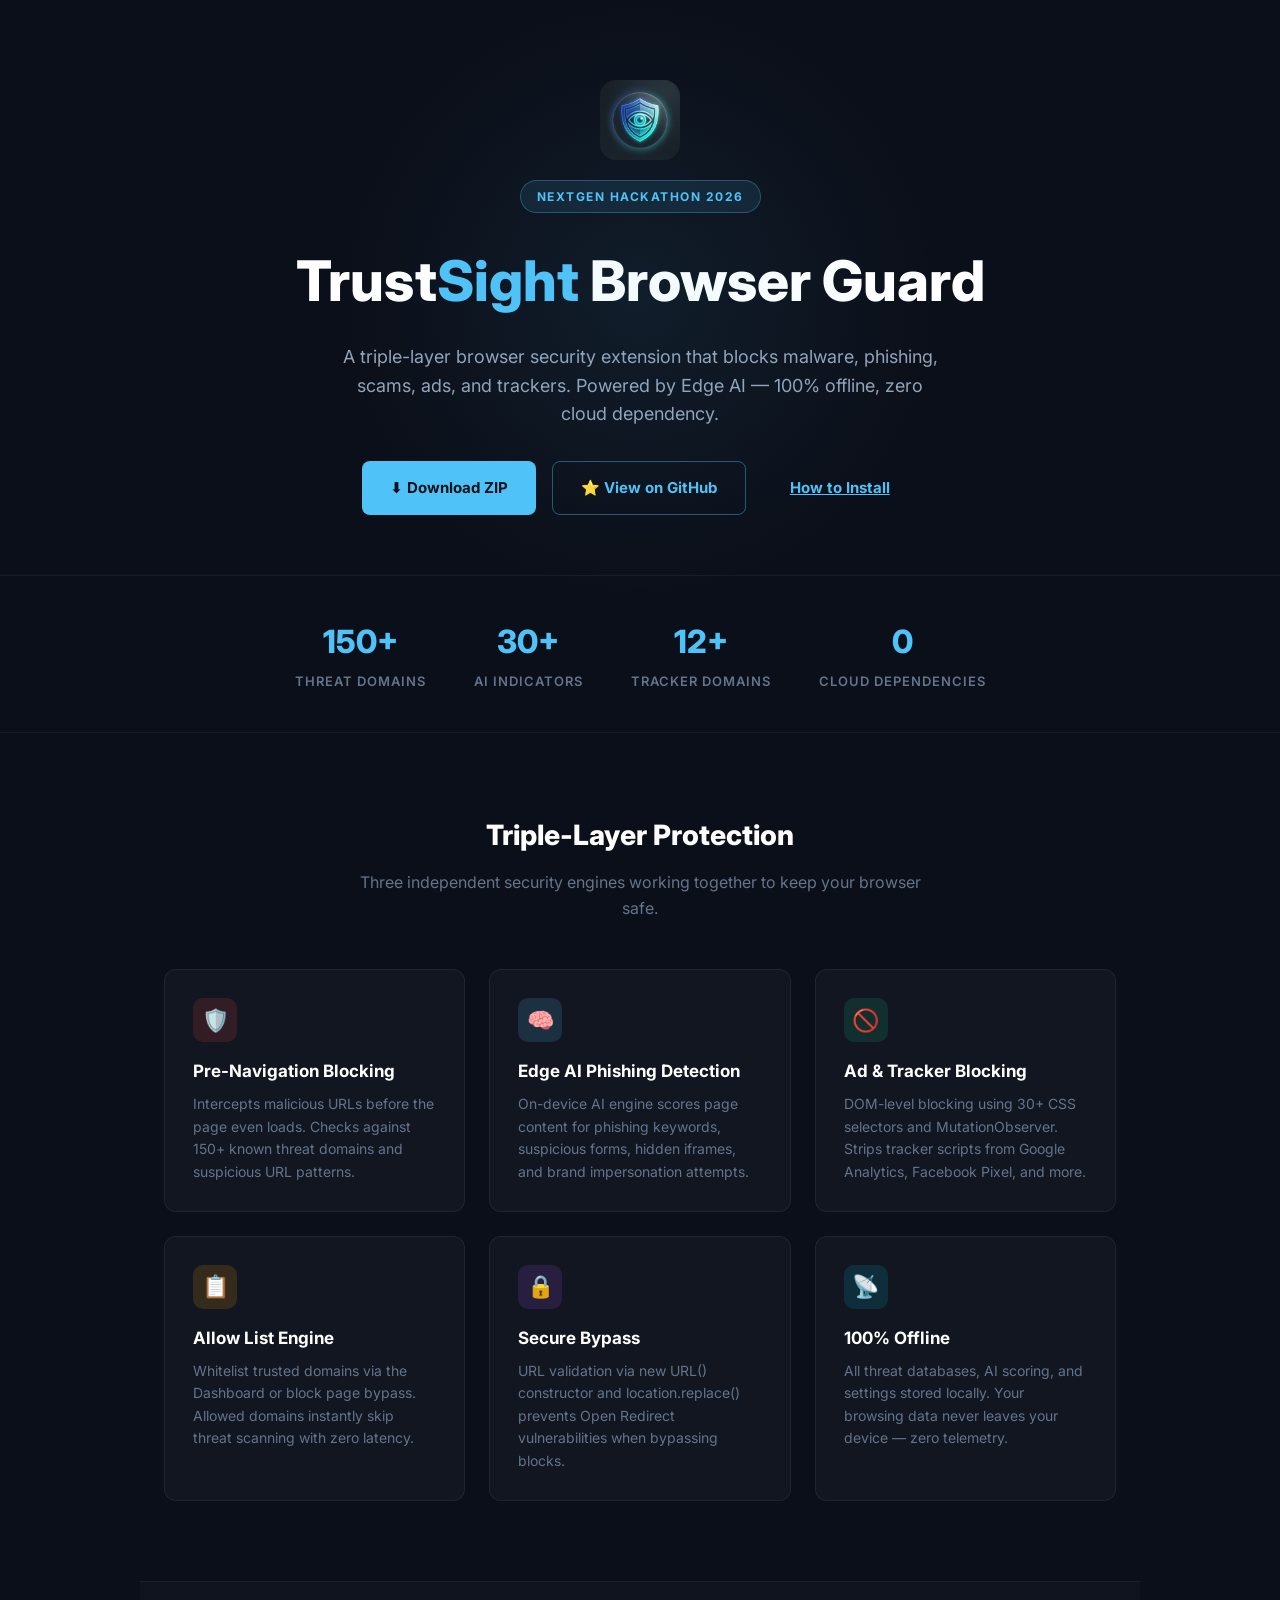
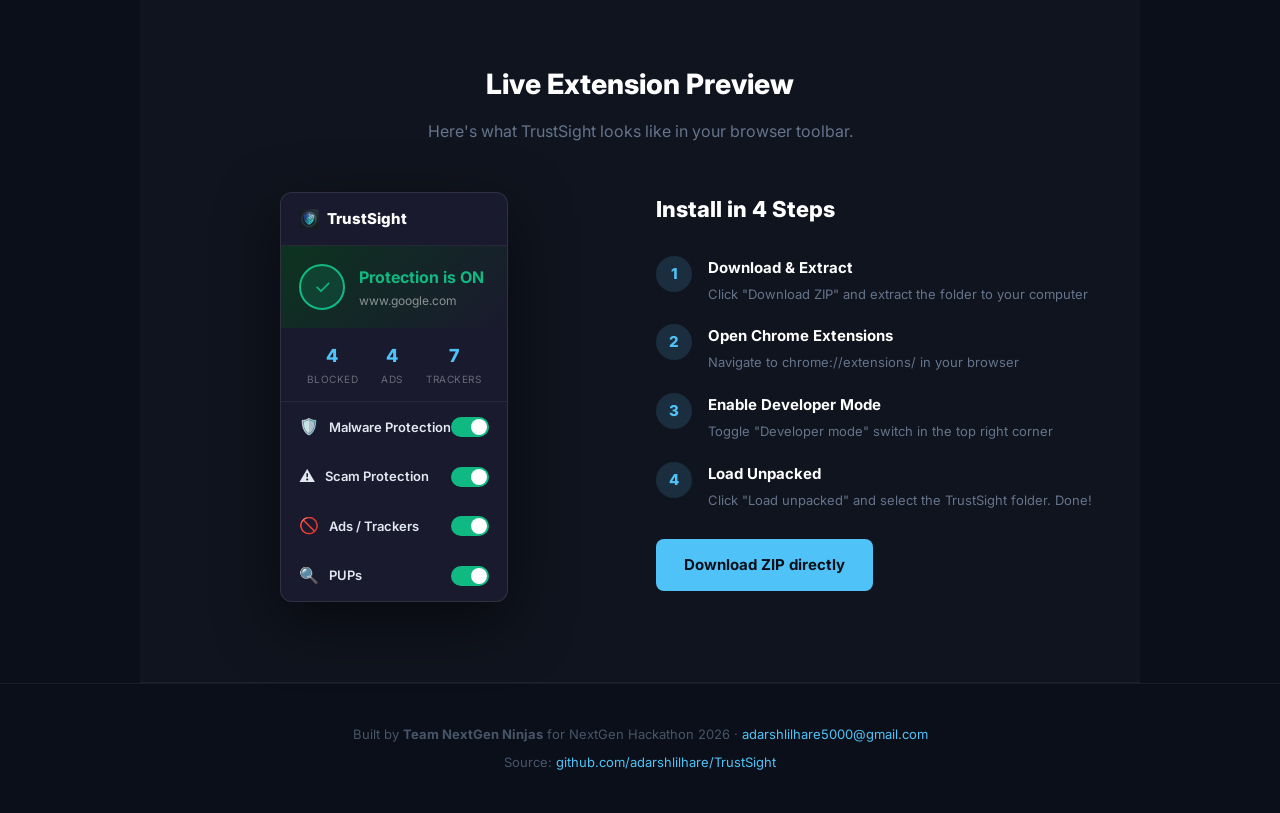
<file: index.html>
<!DOCTYPE html>
<html lang="en">
<head>
    <meta charset="UTF-8">
    <meta name="viewport" content="width=device-width, initial-scale=1.0">
    <title>TrustSight Browser Guard — Protect Your Browser</title>
    <meta name="description" content="TrustSight is a triple-layer browser security extension that blocks malware, phishing, scams, ads, and trackers using Edge AI.">
    <link rel="icon" type="image/png" href="assets/icons/icon.png">
    <link href="https://fonts.googleapis.com/css2?family=Inter:wght@400;500;600;700;800&display=swap" rel="stylesheet">
    <style>
        * { margin: 0; padding: 0; box-sizing: border-box; }
        body { font-family: 'Inter', system-ui, sans-serif; background: #0b0f19; color: #e2e8f0; line-height: 1.6; overflow-x: hidden; }
        
        /* Hero */
        .hero { text-align: center; padding: 80px 20px 60px; position: relative; }
        .hero::before { content: ''; position: absolute; top: 0; left: 50%; transform: translateX(-50%); width: 600px; height: 600px; background: radial-gradient(circle, rgba(79,195,247,0.08) 0%, transparent 70%); pointer-events: none; }
        .hero-logo { display: block; margin: 0 auto 20px auto; width: 80px; height: 80px; border-radius: 16px; animation: pulse 3s infinite; }
        @keyframes pulse { 0%,100% { filter: drop-shadow(0 0 15px rgba(79,195,247,0.4)); } 50% { filter: drop-shadow(0 0 30px rgba(79,195,247,0.7)); transform: scale(1.03); margin: 0 auto 20px auto; } }
        .badge { display: inline-block; background: rgba(79,195,247,0.1); border: 1px solid rgba(79,195,247,0.3); color: #4fc3f7; padding: 6px 16px; border-radius: 20px; font-size: 12px; font-weight: 700; letter-spacing: 1.5px; margin-bottom: 24px; text-transform: uppercase; }
        h1 { font-size: clamp(2rem, 5vw, 3.5rem); font-weight: 800; color: #ffffff; margin-bottom: 16px; }
        h1 span { color: #4fc3f7; }
        .hero-desc { font-size: 18px; color: #94a3b8; max-width: 600px; margin: 0 auto 32px; }
        .btn-group { display: flex; gap: 16px; justify-content: center; flex-wrap: wrap; }
        .btn { padding: 14px 28px; border-radius: 8px; font-size: 15px; font-weight: 700; text-decoration: none; display: inline-flex; align-items: center; gap: 8px; transition: all 0.2s; border: none; cursor: pointer; }
        .btn-primary { background: #4fc3f7; color: #0b0f19; }
        .btn-primary:hover { background: #29b6f6; transform: translateY(-2px); box-shadow: 0 8px 25px rgba(79,195,247,0.3); }
        .btn-outline { background: transparent; color: #4fc3f7; border: 1.5px solid rgba(79,195,247,0.4); }
        .btn-outline:hover { border-color: #4fc3f7; background: rgba(79,195,247,0.08); }

        /* Stats */
        .stats-bar { display: flex; justify-content: center; gap: 48px; padding: 40px 20px; border-top: 1px solid rgba(255,255,255,0.06); border-bottom: 1px solid rgba(255,255,255,0.06); flex-wrap: wrap; }
        .stat { text-align: center; }
        .stat-num { font-size: 32px; font-weight: 800; color: #4fc3f7; }
        .stat-label { font-size: 13px; color: #64748b; font-weight: 600; text-transform: uppercase; letter-spacing: 1px; margin-top: 4px; }

        /* Section */
        .section { max-width: 1000px; margin: 0 auto; padding: 80px 24px; }
        .section-title { font-size: 28px; font-weight: 800; color: #fff; text-align: center; margin-bottom: 12px; }
        .section-desc { font-size: 16px; color: #64748b; text-align: center; margin-bottom: 48px; max-width: 600px; margin-left: auto; margin-right: auto; }

        /* Features Grid */
        .features { display: grid; grid-template-columns: repeat(auto-fit, minmax(280px, 1fr)); gap: 24px; }
        .feature-card { background: rgba(255,255,255,0.03); border: 1px solid rgba(255,255,255,0.06); border-radius: 12px; padding: 28px; transition: all 0.3s; }
        .feature-card:hover { border-color: rgba(79,195,247,0.3); transform: translateY(-4px); box-shadow: 0 12px 40px rgba(0,0,0,0.3); }
        .feature-icon { width: 44px; height: 44px; border-radius: 10px; display: flex; align-items: center; justify-content: center; margin-bottom: 16px; font-size: 22px; }
        .feature-icon.red { background: rgba(239,68,68,0.15); color: #ef4444; }
        .feature-icon.green { background: rgba(16,185,129,0.15); color: #10b981; }
        .feature-icon.blue { background: rgba(79,195,247,0.15); color: #4fc3f7; }
        .feature-icon.amber { background: rgba(245,158,11,0.15); color: #f59e0b; }
        .feature-icon.purple { background: rgba(168,85,247,0.15); color: #a855f7; }
        .feature-icon.cyan { background: rgba(6,182,212,0.15); color: #06b6d4; }
        .feature-title { font-size: 17px; font-weight: 700; color: #fff; margin-bottom: 8px; }
        .feature-text { font-size: 14px; color: #64748b; line-height: 1.6; }

        /* Extension Preview */
        .preview-section { background: rgba(255,255,255,0.02); border-top: 1px solid rgba(255,255,255,0.06); border-bottom: 1px solid rgba(255,255,255,0.06); }
        .preview-grid { display: grid; grid-template-columns: repeat(auto-fit, minmax(300px, 1fr)); gap: 32px; align-items: start; }
        
        /* Mock Extension Popup */
        .mock-popup { background: #1a1a2e; border-radius: 12px; overflow: hidden; border: 1px solid rgba(255,255,255,0.1); max-width: 370px; margin: 0 auto; box-shadow: 0 20px 60px rgba(0,0,0,0.5); }
        .mock-header { display: flex; align-items: center; gap: 8px; padding: 14px 18px; border-bottom: 1px solid rgba(255,255,255,0.06); }
        .mock-header img { width: 20px; height: 20px; border-radius: 3px; }
        .mock-header span { font-size: 15px; font-weight: 800; color: #fff; }
        .mock-status { display: flex; align-items: center; gap: 14px; padding: 18px; background: linear-gradient(135deg, #0d3320 0%, #1a1a2e 100%); }
        .mock-status-icon { width: 46px; height: 46px; border-radius: 50%; background: rgba(16,185,129,0.15); border: 2px solid #10b981; display: flex; align-items: center; justify-content: center; font-size: 20px; color: #10b981; flex-shrink: 0; }
        .mock-status-title { font-size: 16px; font-weight: 700; color: #10b981; }
        .mock-status-desc { font-size: 12px; color: rgba(255,255,255,0.5); }
        .mock-stats { display: flex; justify-content: space-around; padding: 14px; border-bottom: 1px solid rgba(255,255,255,0.06); }
        .mock-stat { text-align: center; }
        .mock-stat-num { font-size: 18px; font-weight: 800; color: #4fc3f7; }
        .mock-stat-label { font-size: 10px; color: rgba(255,255,255,0.35); text-transform: uppercase; letter-spacing: 0.5px; }
        .mock-toggle-row { display: flex; align-items: center; justify-content: space-between; padding: 12px 18px; }
        .mock-toggle-label { display: flex; align-items: center; gap: 10px; }
        .mock-toggle-icon { font-size: 16px; }
        .mock-toggle-name { font-size: 13px; font-weight: 600; color: #e2e8f0; }
        .mock-toggle { width: 38px; height: 20px; background: #10b981; border-radius: 10px; position: relative; }
        .mock-toggle::after { content: ''; position: absolute; width: 16px; height: 16px; background: white; border-radius: 50%; top: 2px; right: 2px; }

        /* Install Steps */
        .steps { display: flex; flex-direction: column; gap: 20px; }
        .step { display: flex; gap: 16px; align-items: flex-start; }
        .step-num { width: 36px; height: 36px; border-radius: 50%; background: rgba(79,195,247,0.15); color: #4fc3f7; display: flex; align-items: center; justify-content: center; font-weight: 800; font-size: 15px; flex-shrink: 0; }
        .step-content h4 { font-size: 15px; font-weight: 700; color: #fff; margin-bottom: 4px; }
        .step-content p { font-size: 13px; color: #64748b; }

        /* Footer */
        .footer { text-align: center; padding: 40px 20px; border-top: 1px solid rgba(255,255,255,0.06); }
        .footer p { font-size: 13px; color: #475569; }
        .footer a { color: #4fc3f7; text-decoration: none; }

        /* Responsive */
        @media (max-width: 768px) {
            .stats-bar { gap: 24px; }
            .preview-grid { grid-template-columns: 1fr; }
        }
    </style>
</head>
<body>

    <!-- Hero -->
    <section class="hero">
        <img src="assets/icons/icon.png" class="hero-logo" alt="TrustSight Logo" />
        <div class="badge">NextGen Hackathon 2026</div>
        <h1>Trust<span>Sight</span> Browser Guard</h1>
        <p class="hero-desc">A triple-layer browser security extension that blocks malware, phishing, scams, ads, and trackers. Powered by Edge AI — 100% offline, zero cloud dependency.</p>
        <div class="btn-group">
            <a href="https://github.com/adarshlilhare/TrustSight/archive/refs/heads/master.zip" class="btn btn-primary">
                ⬇️ Download ZIP
            </a>
            <a href="https://github.com/adarshlilhare/TrustSight" class="btn btn-outline" target="_blank">
                ⭐ View on GitHub
            </a>
            <a href="#install" class="btn btn-outline" style="border: none; text-decoration: underline;">How to Install</a>
        </div>
    </section>

    <!-- Stats -->
    <div class="stats-bar">
        <div class="stat"><div class="stat-num">150+</div><div class="stat-label">Threat Domains</div></div>
        <div class="stat"><div class="stat-num">30+</div><div class="stat-label">AI Indicators</div></div>
        <div class="stat"><div class="stat-num">12+</div><div class="stat-label">Tracker Domains</div></div>
        <div class="stat"><div class="stat-num">0</div><div class="stat-label">Cloud Dependencies</div></div>
    </div>

    <!-- Features -->
    <section class="section">
        <h2 class="section-title">Triple-Layer Protection</h2>
        <p class="section-desc">Three independent security engines working together to keep your browser safe.</p>
        <div class="features">
            <div class="feature-card">
                <div class="feature-icon red">🛡️</div>
                <h3 class="feature-title">Pre-Navigation Blocking</h3>
                <p class="feature-text">Intercepts malicious URLs before the page even loads. Checks against 150+ known threat domains and suspicious URL patterns.</p>
            </div>
            <div class="feature-card">
                <div class="feature-icon blue">🧠</div>
                <h3 class="feature-title">Edge AI Phishing Detection</h3>
                <p class="feature-text">On-device AI engine scores page content for phishing keywords, suspicious forms, hidden iframes, and brand impersonation attempts.</p>
            </div>
            <div class="feature-card">
                <div class="feature-icon green">🚫</div>
                <h3 class="feature-title">Ad & Tracker Blocking</h3>
                <p class="feature-text">DOM-level blocking using 30+ CSS selectors and MutationObserver. Strips tracker scripts from Google Analytics, Facebook Pixel, and more.</p>
            </div>
            <div class="feature-card">
                <div class="feature-icon amber">📋</div>
                <h3 class="feature-title">Allow List Engine</h3>
                <p class="feature-text">Whitelist trusted domains via the Dashboard or block page bypass. Allowed domains instantly skip threat scanning with zero latency.</p>
            </div>
            <div class="feature-card">
                <div class="feature-icon purple">🔒</div>
                <h3 class="feature-title">Secure Bypass</h3>
                <p class="feature-text">URL validation via new URL() constructor and location.replace() prevents Open Redirect vulnerabilities when bypassing blocks.</p>
            </div>
            <div class="feature-card">
                <div class="feature-icon cyan">📡</div>
                <h3 class="feature-title">100% Offline</h3>
                <p class="feature-text">All threat databases, AI scoring, and settings stored locally. Your browsing data never leaves your device — zero telemetry.</p>
            </div>
        </div>
    </section>

    <!-- Extension Preview -->
    <section class="section preview-section">
        <h2 class="section-title">Live Extension Preview</h2>
        <p class="section-desc">Here's what TrustSight looks like in your browser toolbar.</p>
        <div class="preview-grid">
            <div class="mock-popup">
                <div class="mock-header">
                    <img src="assets/icons/icon.png" alt="icon" />
                    <span>TrustSight</span>
                </div>
                <div class="mock-status">
                    <div class="mock-status-icon">✓</div>
                    <div>
                        <div class="mock-status-title">Protection is ON</div>
                        <div class="mock-status-desc">www.google.com</div>
                    </div>
                </div>
                <div class="mock-stats">
                    <div class="mock-stat"><div class="mock-stat-num">4</div><div class="mock-stat-label">Blocked</div></div>
                    <div class="mock-stat"><div class="mock-stat-num">4</div><div class="mock-stat-label">Ads</div></div>
                    <div class="mock-stat"><div class="mock-stat-num">7</div><div class="mock-stat-label">Trackers</div></div>
                </div>
                <div class="mock-toggle-row"><div class="mock-toggle-label"><span class="mock-toggle-icon">🛡️</span><span class="mock-toggle-name">Malware Protection</span></div><div class="mock-toggle"></div></div>
                <div class="mock-toggle-row"><div class="mock-toggle-label"><span class="mock-toggle-icon">⚠️</span><span class="mock-toggle-name">Scam Protection</span></div><div class="mock-toggle"></div></div>
                <div class="mock-toggle-row"><div class="mock-toggle-label"><span class="mock-toggle-icon">🚫</span><span class="mock-toggle-name">Ads / Trackers</span></div><div class="mock-toggle"></div></div>
                <div class="mock-toggle-row" style="border-bottom: none;"><div class="mock-toggle-label"><span class="mock-toggle-icon">🔍</span><span class="mock-toggle-name">PUPs</span></div><div class="mock-toggle"></div></div>
            </div>
            <div class="steps" id="install">
                <h3 style="font-size: 22px; font-weight: 800; color: #fff; margin-bottom: 8px;">Install in 4 Steps</h3>
                <div class="step">
                    <div class="step-num">1</div>
                    <div class="step-content"><h4>Download & Extract</h4><p>Click "Download ZIP" and extract the folder to your computer</p></div>
                </div>
                <div class="step">
                    <div class="step-num">2</div>
                    <div class="step-content"><h4>Open Chrome Extensions</h4><p>Navigate to chrome://extensions/ in your browser</p></div>
                </div>
                <div class="step">
                    <div class="step-num">3</div>
                    <div class="step-content"><h4>Enable Developer Mode</h4><p>Toggle "Developer mode" switch in the top right corner</p></div>
                </div>
                <div class="step">
                    <div class="step-num">4</div>
                    <div class="step-content"><h4>Load Unpacked</h4><p>Click "Load unpacked" and select the TrustSight folder. Done!</p></div>
                </div>
                <a href="https://github.com/adarshlilhare/TrustSight/archive/refs/heads/master.zip" class="btn btn-primary" style="align-self: flex-start; margin-top: 8px;">Download ZIP directly</a>
            </div>
        </div>
    </section>

    <footer class="footer">
        <p>Built by <strong>Team NextGen Ninjas</strong> for NextGen Hackathon 2026 · <a href="mailto:adarshlilhare5000@gmail.com">adarshlilhare5000@gmail.com</a></p>
        <p style="margin-top: 8px;">Source: <a href="https://github.com/adarshlilhare/TrustSight" target="_blank">github.com/adarshlilhare/TrustSight</a></p>
    </footer>

</body>
</html>
</file>
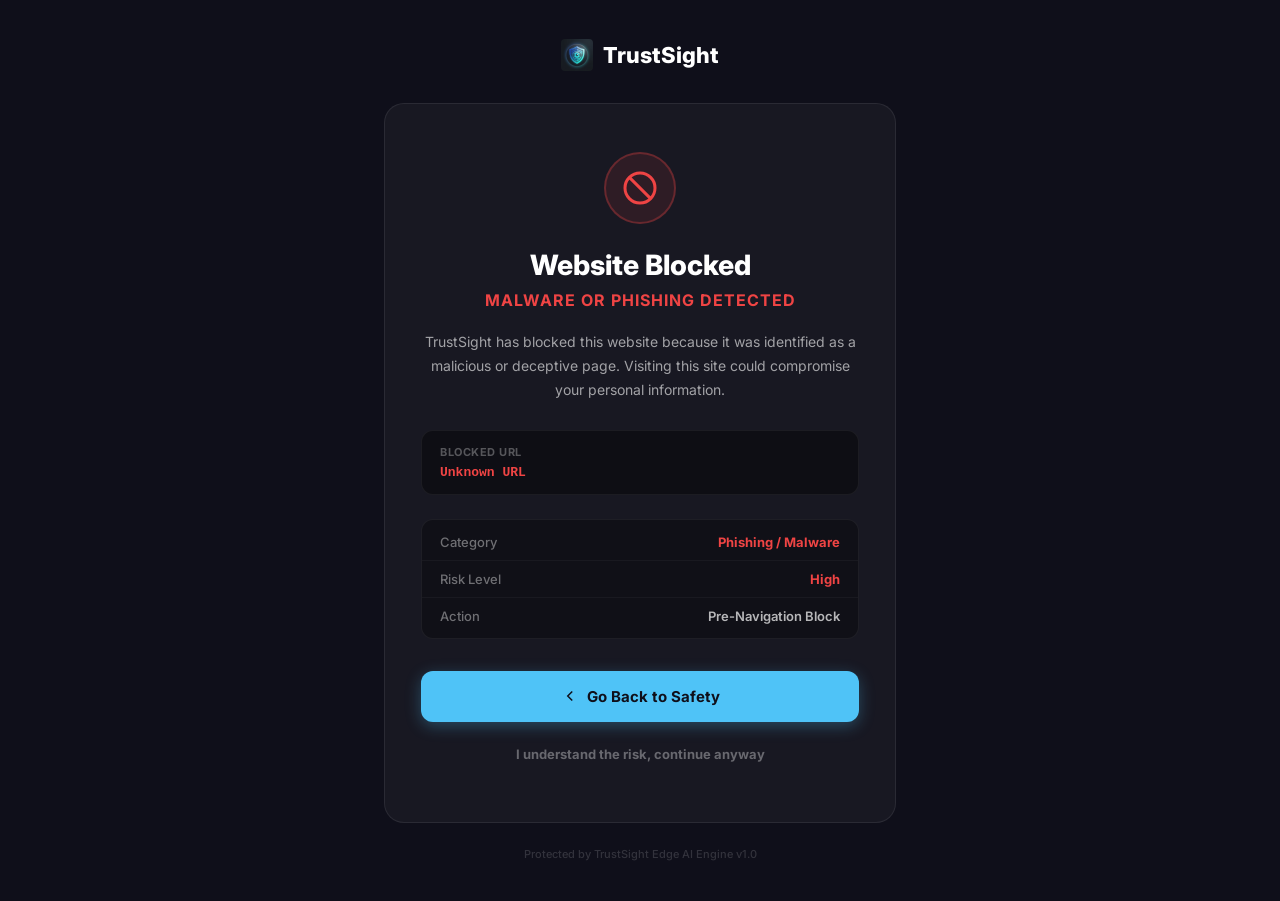
<file: block/block.html>
<!DOCTYPE html>
<html lang="en">
<head>
    <meta charset="UTF-8">
    <meta name="viewport" content="width=device-width, initial-scale=1.0">
    <title>TrustSight - Website Blocked</title>
    <link rel="stylesheet" href="block.css">
</head>
<body>
    <div class="block-container">
        <div class="block-header">
            <img src="/assets/icons/icon.png" style="width: 32px; height: 32px; border-radius: 4px;" alt="logo" />
            <span class="block-brand">TrustSight</span>
        </div>

        <div class="block-card">
            <div class="block-icon-wrap">
                <svg viewBox="0 0 24 24" fill="none" stroke="currentColor" stroke-width="2">
                    <circle cx="12" cy="12" r="10"></circle>
                    <line x1="4.93" y1="4.93" x2="19.07" y2="19.07"></line>
                </svg>
            </div>
            <h1 class="block-title">Website Blocked</h1>
            <p class="block-subtitle">Malware or phishing detected</p>
            <p class="block-reason">TrustSight has blocked this website because it was identified as a malicious or deceptive page. Visiting this site could compromise your personal information.</p>
            
            <div class="block-url-box">
                <span class="block-url-label">Blocked URL</span>
                <code id="blocked-url">loading...</code>
            </div>

            <div class="block-threat-info">
                <div class="threat-row">
                    <span class="threat-label">Category</span>
                    <span class="threat-value danger">Phishing / Malware</span>
                </div>
                <div class="threat-row">
                    <span class="threat-label">Risk Level</span>
                    <span class="threat-value danger">High</span>
                </div>
                <div class="threat-row">
                    <span class="threat-label">Action</span>
                    <span class="threat-value">Pre-Navigation Block</span>
                </div>
            </div>

            <div class="block-actions">
                <button id="ts-go-back" class="block-btn block-btn-primary">
                    <svg viewBox="0 0 24 24" fill="none" stroke="currentColor" stroke-width="2"><polyline points="15 18 9 12 15 6"></polyline></svg>
                    Go Back to Safety
                </button>
                <button id="ts-proceed" class="block-btn block-btn-ghost">I understand the risk, continue anyway</button>
            </div>
        </div>

        <div class="block-footer">Protected by TrustSight Edge AI Engine v1.0</div>
    </div>
    <script src="block.js"></script>
</body>
</html>
</file>
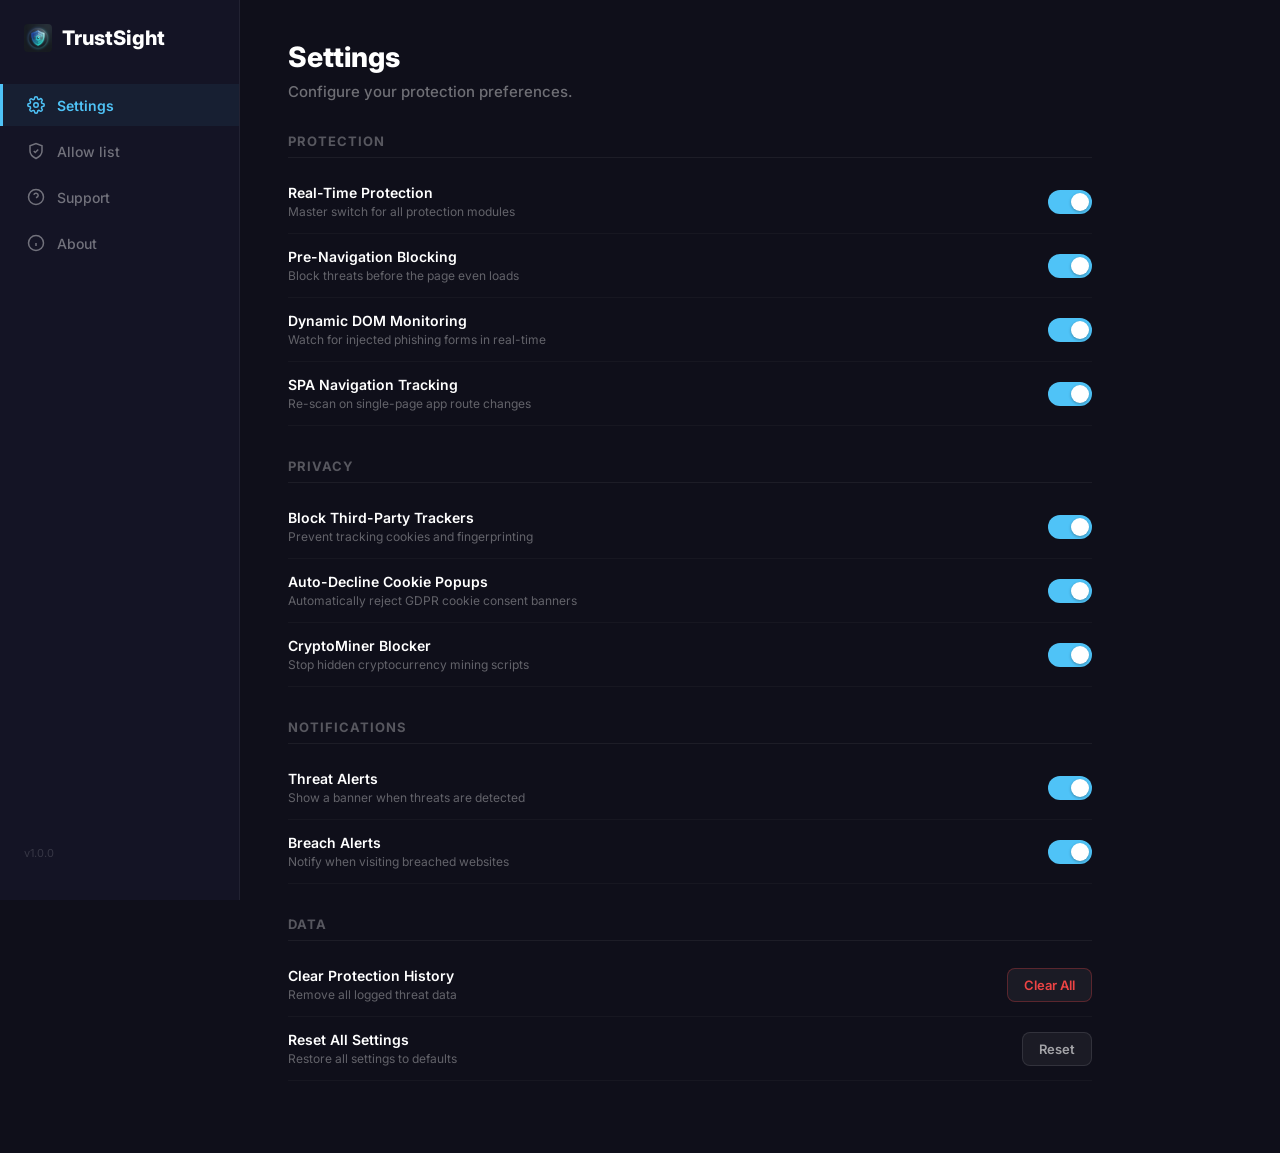
<file: dashboard/dashboard.html>
<!DOCTYPE html>
<html lang="en">
<head>
    <meta charset="UTF-8">
    <meta name="viewport" content="width=device-width, initial-scale=1.0">
    <title>TrustSight — Dashboard</title>
    <link rel="stylesheet" href="dashboard.css">
</head>
<body>
    <!-- Sidebar -->
    <aside class="sidebar">
        <div class="sidebar-logo">
            <img src="/assets/icons/icon.png" style="width: 28px; height: 28px; border-radius: 4px;" alt="logo" />
            <span>TrustSight</span>
        </div>
        <nav class="sidebar-nav">
            <a class="nav-item active" data-page="settings">
                <svg viewBox="0 0 24 24" fill="none" stroke="currentColor" stroke-width="2"><circle cx="12" cy="12" r="3"></circle><path d="M19.4 15a1.65 1.65 0 0 0 .33 1.82l.06.06a2 2 0 0 1-2.83 2.83l-.06-.06a1.65 1.65 0 0 0-1.82-.33 1.65 1.65 0 0 0-1 1.51V21a2 2 0 0 1-4 0v-.09A1.65 1.65 0 0 0 9 19.4a1.65 1.65 0 0 0-1.82.33l-.06.06a2 2 0 0 1-2.83-2.83l.06-.06A1.65 1.65 0 0 0 4.68 15a1.65 1.65 0 0 0-1.51-1H3a2 2 0 0 1 0-4h.09A1.65 1.65 0 0 0 4.6 9a1.65 1.65 0 0 0-.33-1.82l-.06-.06a2 2 0 0 1 2.83-2.83l.06.06A1.65 1.65 0 0 0 9 4.68a1.65 1.65 0 0 0 1-1.51V3a2 2 0 0 1 4 0v.09a1.65 1.65 0 0 0 1 1.51 1.65 1.65 0 0 0 1.82-.33l.06-.06a2 2 0 0 1 2.83 2.83l-.06.06A1.65 1.65 0 0 0 19.4 9a1.65 1.65 0 0 0 1.51 1H21a2 2 0 0 1 0 4h-.09a1.65 1.65 0 0 0-1.51 1z"></path></svg>
                Settings
            </a>
            <a class="nav-item" data-page="allowlist">
                <svg viewBox="0 0 24 24" fill="none" stroke="currentColor" stroke-width="2"><path d="M12 22s8-4 8-10V5l-8-3-8 3v7c0 6 8 10 8 10z"></path><path d="M9 12l2 2 4-4"></path></svg>
                Allow list
            </a>
            <a class="nav-item" data-page="support">
                <svg viewBox="0 0 24 24" fill="none" stroke="currentColor" stroke-width="2"><circle cx="12" cy="12" r="10"></circle><path d="M9.09 9a3 3 0 0 1 5.83 1c0 2-3 3-3 3"></path><line x1="12" y1="17" x2="12.01" y2="17"></line></svg>
                Support
            </a>
            <a class="nav-item" data-page="about">
                <svg viewBox="0 0 24 24" fill="none" stroke="currentColor" stroke-width="2"><circle cx="12" cy="12" r="10"></circle><line x1="12" y1="16" x2="12" y2="12"></line><line x1="12" y1="8" x2="12.01" y2="8"></line></svg>
                About
            </a>
        </nav>
        <div class="sidebar-footer">v1.0.0</div>
    </aside>

    <!-- Main Content -->
    <main class="main-content">

        <!-- SETTINGS PAGE -->
        <div class="page active" id="page-settings">
            <h1 class="page-title">Settings</h1>
            <p class="page-desc">Configure your protection preferences.</p>

            <div class="settings-group">
                <h3 class="settings-group-title">Protection</h3>
                <div class="settings-row">
                    <div class="settings-info"><span class="settings-name">Real-Time Protection</span><span class="settings-desc">Master switch for all protection modules</span></div>
                    <label class="db-switch"><input type="checkbox" id="set-protection" checked><span class="db-slider"></span></label>
                </div>
                <div class="settings-row">
                    <div class="settings-info"><span class="settings-name">Pre-Navigation Blocking</span><span class="settings-desc">Block threats before the page even loads</span></div>
                    <label class="db-switch"><input type="checkbox" checked><span class="db-slider"></span></label>
                </div>
                <div class="settings-row">
                    <div class="settings-info"><span class="settings-name">Dynamic DOM Monitoring</span><span class="settings-desc">Watch for injected phishing forms in real-time</span></div>
                    <label class="db-switch"><input type="checkbox" checked><span class="db-slider"></span></label>
                </div>
                <div class="settings-row">
                    <div class="settings-info"><span class="settings-name">SPA Navigation Tracking</span><span class="settings-desc">Re-scan on single-page app route changes</span></div>
                    <label class="db-switch"><input type="checkbox" checked><span class="db-slider"></span></label>
                </div>
            </div>

            <div class="settings-group">
                <h3 class="settings-group-title">Privacy</h3>
                <div class="settings-row">
                    <div class="settings-info"><span class="settings-name">Block Third-Party Trackers</span><span class="settings-desc">Prevent tracking cookies and fingerprinting</span></div>
                    <label class="db-switch"><input type="checkbox" checked><span class="db-slider"></span></label>
                </div>
                <div class="settings-row">
                    <div class="settings-info"><span class="settings-name">Auto-Decline Cookie Popups</span><span class="settings-desc">Automatically reject GDPR cookie consent banners</span></div>
                    <label class="db-switch"><input type="checkbox" checked><span class="db-slider"></span></label>
                </div>
                <div class="settings-row">
                    <div class="settings-info"><span class="settings-name">CryptoMiner Blocker</span><span class="settings-desc">Stop hidden cryptocurrency mining scripts</span></div>
                    <label class="db-switch"><input type="checkbox" checked><span class="db-slider"></span></label>
                </div>
            </div>

            <div class="settings-group">
                <h3 class="settings-group-title">Notifications</h3>
                <div class="settings-row">
                    <div class="settings-info"><span class="settings-name">Threat Alerts</span><span class="settings-desc">Show a banner when threats are detected</span></div>
                    <label class="db-switch"><input type="checkbox" checked><span class="db-slider"></span></label>
                </div>
                <div class="settings-row">
                    <div class="settings-info"><span class="settings-name">Breach Alerts</span><span class="settings-desc">Notify when visiting breached websites</span></div>
                    <label class="db-switch"><input type="checkbox" checked><span class="db-slider"></span></label>
                </div>
            </div>

            <div class="settings-group">
                <h3 class="settings-group-title">Data</h3>
                <div class="settings-row">
                    <div class="settings-info"><span class="settings-name">Clear Protection History</span><span class="settings-desc">Remove all logged threat data</span></div>
                    <button class="settings-btn danger" id="clear-history-btn">Clear All</button>
                </div>
                <div class="settings-row">
                    <div class="settings-info"><span class="settings-name">Reset All Settings</span><span class="settings-desc">Restore all settings to defaults</span></div>
                    <button class="settings-btn" id="reset-settings-btn">Reset</button>
                </div>
            </div>
        </div>

        <!-- ALLOW LIST PAGE -->
        <div class="page" id="page-allowlist">
            <h1 class="page-title">Allow list</h1>
            <p class="page-desc">Websites that bypass TrustSight protection.</p>

            <div class="settings-group">
                <div class="settings-row" style="display:flex; gap:10px;">
                    <input type="text" id="new-allow-domain" placeholder="example.com" style="flex:1; padding:8px; border-radius:4px; border:1px solid #334155; background:#0b0f19; color:white;">
                    <button class="settings-btn" id="add-allow-btn">Add to Allow List</button>
                </div>
            </div>

            <div class="settings-group" id="allow-list-container" style="min-height: 200px;">
                <!-- Populated by JS -->
            </div>
        </div>

        <!-- SUPPORT PAGE (main) -->
        <div class="page" id="page-support">
            <!-- Default Support View -->
            <div id="support-main">
                <h1 class="page-title">Support</h1>
                <p class="page-desc">Get help and troubleshooting tools.</p>

                <div class="settings-group">
                    <h3 class="settings-group-title">Help Resources</h3>
                    <div class="settings-row" style="cursor: pointer;" id="open-faq">
                        <div class="settings-info"><span class="settings-name" style="color: #4fc3f7;">TrustSight Support Center</span><span class="settings-desc">Find answers to common questions</span></div>
                        <svg viewBox="0 0 24 24" fill="none" stroke="#4fc3f7" stroke-width="2" style="width:20px;height:20px;flex-shrink:0;"><polyline points="9 18 15 12 9 6"></polyline></svg>
                    </div>
                    <div class="settings-row" style="cursor: pointer;" id="open-report">
                        <div class="settings-info"><span class="settings-name" style="color: #4fc3f7;">Report a Missed Threat</span><span class="settings-desc">Notify us about an active scam page</span></div>
                        <svg viewBox="0 0 24 24" fill="none" stroke="#4fc3f7" stroke-width="2" style="width:20px;height:20px;flex-shrink:0;"><polyline points="9 18 15 12 9 6"></polyline></svg>
                    </div>
                </div>

                <div class="settings-group">
                    <h3 class="settings-group-title">Diagnostic Tools</h3>
                    <div class="settings-row">
                        <div class="settings-info"><span class="settings-name">Download Debug Logs</span><span class="settings-desc">Export internal state for troubleshooting</span></div>
                        <button class="settings-btn" id="dl-logs">Download</button>
                    </div>
                    <div class="settings-row">
                        <div class="settings-info"><span class="settings-name">Clear Local Storage</span><span class="settings-desc">Wipe all Extension Data</span></div>
                        <button class="settings-btn danger" id="clear-cache-btn">Clear Data</button>
                    </div>
                </div>
            </div>

            <!-- FAQ Sub-Page -->
            <div id="support-faq" style="display:none;">
                <div style="display:flex; align-items:center; gap:12px; margin-bottom:24px;">
                    <button class="settings-btn" id="faq-back" style="padding:6px 10px;">← Back</button>
                    <h1 class="page-title" style="margin:0;">Support Center</h1>
                </div>
                <p class="page-desc">Frequently asked questions about TrustSight Browser Guard.</p>

                <div class="settings-group">
                    <div class="faq-item">
                        <div class="faq-q" style="cursor:pointer; padding:14px 0; font-weight:600; color:#4fc3f7; display:flex; justify-content:space-between; align-items:center;">What does TrustSight do? <span style="color:rgba(255,255,255,0.3); font-size:18px;">+</span></div>
                        <div class="faq-a" style="display:none; padding:0 0 14px 0; color:rgba(255,255,255,0.6); line-height:1.6; font-size:13px;">TrustSight is a browser security extension that blocks malware, phishing, scams, ads, and trackers in real-time. It uses an Edge AI engine that runs 100% on your device — your browsing data never leaves your computer.</div>
                    </div>
                    <div class="faq-item" style="border-top:1px solid rgba(255,255,255,0.06);">
                        <div class="faq-q" style="cursor:pointer; padding:14px 0; font-weight:600; color:#4fc3f7; display:flex; justify-content:space-between; align-items:center;">How does Pre-Navigation Blocking work? <span style="color:rgba(255,255,255,0.3); font-size:18px;">+</span></div>
                        <div class="faq-a" style="display:none; padding:0 0 14px 0; color:rgba(255,255,255,0.6); line-height:1.6; font-size:13px;">When you click a link or type a URL, TrustSight intercepts the request before the page even begins to load. It checks the domain against a local threat database containing 150+ known malicious sites plus pattern-matching for suspicious domains. If a threat is detected, it redirects you to a warning page instead.</div>
                    </div>
                    <div class="faq-item" style="border-top:1px solid rgba(255,255,255,0.06);">
                        <div class="faq-q" style="cursor:pointer; padding:14px 0; font-weight:600; color:#4fc3f7; display:flex; justify-content:space-between; align-items:center;">What is the Allow List? <span style="color:rgba(255,255,255,0.3); font-size:18px;">+</span></div>
                        <div class="faq-a" style="display:none; padding:0 0 14px 0; color:rgba(255,255,255,0.6); line-height:1.6; font-size:13px;">The Allow List lets you whitelist specific domains that you trust. If TrustSight blocks a site you know is safe, you can either click "Continue Anyway" on the block page (it auto-adds to the Allow List) or manually add it via the Dashboard. Allowed domains bypass the threat scanner.</div>
                    </div>
                    <div class="faq-item" style="border-top:1px solid rgba(255,255,255,0.06);">
                        <div class="faq-q" style="cursor:pointer; padding:14px 0; font-weight:600; color:#4fc3f7; display:flex; justify-content:space-between; align-items:center;">How are ads and trackers blocked? <span style="color:rgba(255,255,255,0.3); font-size:18px;">+</span></div>
                        <div class="faq-a" style="display:none; padding:0 0 14px 0; color:rgba(255,255,255,0.6); line-height:1.6; font-size:13px;">TrustSight injects a content script into every webpage. It uses CSS selectors to identify common ad containers (Google Ads, ad iframes, popups) and hides them. It also detects tracker scripts from known domains (Google Analytics, Facebook Pixel, etc.) and removes them from the DOM entirely. A MutationObserver continuously watches for new elements loading in.</div>
                    </div>
                    <div class="faq-item" style="border-top:1px solid rgba(255,255,255,0.06);">
                        <div class="faq-q" style="cursor:pointer; padding:14px 0; font-weight:600; color:#4fc3f7; display:flex; justify-content:space-between; align-items:center;">What does "Partially Protected" mean? <span style="color:rgba(255,255,255,0.3); font-size:18px;">+</span></div>
                        <div class="faq-a" style="display:none; padding:0 0 14px 0; color:rgba(255,255,255,0.6); line-height:1.6; font-size:13px;">If you turn off one or more protection toggles (Malware, Scam, Ads, PUPs) but keep at least one enabled, TrustSight shows "Partially Protected" in amber. If all are off, it shows "Protection is OFF". On system/empty pages (like chrome:// URLs), it shows "Empty page" since extensions cannot scan browser internals.</div>
                    </div>
                    <div class="faq-item" style="border-top:1px solid rgba(255,255,255,0.06);">
                        <div class="faq-q" style="cursor:pointer; padding:14px 0; font-weight:600; color:#4fc3f7; display:flex; justify-content:space-between; align-items:center;">Is my browsing data sent anywhere? <span style="color:rgba(255,255,255,0.3); font-size:18px;">+</span></div>
                        <div class="faq-a" style="display:none; padding:0 0 14px 0; color:rgba(255,255,255,0.6); line-height:1.6; font-size:13px;">No. TrustSight runs entirely offline. The threat database, AI scanning engine, and all settings are stored locally in chrome.storage.local. Your browsing data, history, and URLs never leave your device.</div>
                    </div>
                    <div class="faq-item" style="border-top:1px solid rgba(255,255,255,0.06);">
                        <div class="faq-q" style="cursor:pointer; padding:14px 0; font-weight:600; color:#4fc3f7; display:flex; justify-content:space-between; align-items:center;">How do I report a missed threat? <span style="color:rgba(255,255,255,0.3); font-size:18px;">+</span></div>
                        <div class="faq-a" style="display:none; padding:0 0 14px 0; color:rgba(255,255,255,0.6); line-height:1.6; font-size:13px;">Go to Support → Report a Missed Threat. Enter the suspicious URL, select a category, and optionally add a description. Your report will be sent directly to our security team via email for analysis and inclusion in future threat database updates.</div>
                    </div>
                </div>
            </div>

            <!-- Report Sub-Page -->
            <div id="support-report" style="display:none;">
                <div style="display:flex; align-items:center; gap:12px; margin-bottom:24px;">
                    <button class="settings-btn" id="report-back" style="padding:6px 10px;">← Back</button>
                    <h1 class="page-title" style="margin:0;">Report a Missed Threat</h1>
                </div>
                <p class="page-desc">Help us improve TrustSight by reporting malicious websites we missed.</p>

                <div class="settings-group">
                    <div style="display:flex; flex-direction:column; gap:14px; padding:4px 0;">
                        <div>
                            <label style="font-size:13px; font-weight:600; color:rgba(255,255,255,0.7); margin-bottom:6px; display:block;">Suspicious URL *</label>
                            <input type="text" id="report-url" placeholder="https://suspicious-site.com" style="width:100%; padding:10px; border-radius:6px; border:1px solid #334155; background:#0b0f19; color:white; font-size:13px;" />
                        </div>
                        <div>
                            <label style="font-size:13px; font-weight:600; color:rgba(255,255,255,0.7); margin-bottom:6px; display:block;">Threat Category</label>
                            <select id="report-category" style="width:100%; padding:10px; border-radius:6px; border:1px solid #334155; background:#0b0f19; color:white; font-size:13px;">
                                <option>Phishing</option>
                                <option>Malware</option>
                                <option>Scam</option>
                                <option>Tech Support Scam</option>
                                <option>Crypto Scam</option>
                                <option>Other</option>
                            </select>
                        </div>
                        <div>
                            <label style="font-size:13px; font-weight:600; color:rgba(255,255,255,0.7); margin-bottom:6px; display:block;">Description (optional)</label>
                            <textarea id="report-desc" rows="3" placeholder="Describe why you think this site is dangerous..." style="width:100%; padding:10px; border-radius:6px; border:1px solid #334155; background:#0b0f19; color:white; font-size:13px; resize:vertical;"></textarea>
                        </div>
                        <button class="settings-btn" id="submit-report" style="align-self:flex-start; padding:10px 24px; font-weight:600;">Submit Report</button>
                        <div id="report-status" style="font-size:13px; color:#10b981; display:none;"></div>
                    </div>
                </div>
            </div>
        </div>

        <!-- ABOUT PAGE -->
        <div class="page" id="page-about">
            <h1 class="page-title">About TrustSight</h1>
            <p class="page-desc">Browser Guard for the modern web.</p>

            <div class="about-card">
                <div class="about-logo">
                    <img src="/assets/icons/icon.png" style="width: 48px; height: 48px; border-radius: 8px;" alt="logo" />
                </div>
                <h2>TrustSight Browser Guard</h2>
                <p class="about-version">Version 1.0.0</p>
                <p class="about-text">TrustSight is a triple-layer browser security suite that blocks malware, phishing, scams, ads, and trackers using an Edge AI engine running entirely on-device. No data ever leaves your computer.</p>

                <div class="about-features">
                    <div class="about-feature"><svg viewBox="0 0 24 24" fill="none" stroke="currentColor" stroke-width="2"><polyline points="20 6 9 17 4 12"></polyline></svg> Edge AI Phishing & Scam Detection</div>
                    <div class="about-feature"><svg viewBox="0 0 24 24" fill="none" stroke="currentColor" stroke-width="2"><polyline points="20 6 9 17 4 12"></polyline></svg> Pre-Navigation Threat Blocking</div>
                    <div class="about-feature"><svg viewBox="0 0 24 24" fill="none" stroke="currentColor" stroke-width="2"><polyline points="20 6 9 17 4 12"></polyline></svg> 150+ Threat Domain Database</div>
                    <div class="about-feature"><svg viewBox="0 0 24 24" fill="none" stroke="currentColor" stroke-width="2"><polyline points="20 6 9 17 4 12"></polyline></svg> Real-Time Ad & Tracker Blocking</div>
                    <div class="about-feature"><svg viewBox="0 0 24 24" fill="none" stroke="currentColor" stroke-width="2"><polyline points="20 6 9 17 4 12"></polyline></svg> Dynamic DOM MutationObserver</div>
                    <div class="about-feature"><svg viewBox="0 0 24 24" fill="none" stroke="currentColor" stroke-width="2"><polyline points="20 6 9 17 4 12"></polyline></svg> Allow List & Secure Bypass Engine</div>
                    <div class="about-feature"><svg viewBox="0 0 24 24" fill="none" stroke="currentColor" stroke-width="2"><polyline points="20 6 9 17 4 12"></polyline></svg> SPA Route Change Detection</div>
                    <div class="about-feature"><svg viewBox="0 0 24 24" fill="none" stroke="currentColor" stroke-width="2"><polyline points="20 6 9 17 4 12"></polyline></svg> Extension Vulnerability Scanner</div>
                    <div class="about-feature"><svg viewBox="0 0 24 24" fill="none" stroke="currentColor" stroke-width="2"><polyline points="20 6 9 17 4 12"></polyline></svg> Partially Protected State Detection</div>
                    <div class="about-feature"><svg viewBox="0 0 24 24" fill="none" stroke="currentColor" stroke-width="2"><polyline points="20 6 9 17 4 12"></polyline></svg> 100% Offline — Zero Cloud Dependency</div>
                </div>

                <p class="about-copy">Built for NextGen Hackathon 2026</p>
                <p style="color:rgba(255,255,255,0.3); font-size:11px; margin-top:8px;">Contact: adarshlilhare5000@gmail.com</p>
            </div>
        </div>

    </main>

    <script src="dashboard.js"></script>
</body>
</html>
</file>
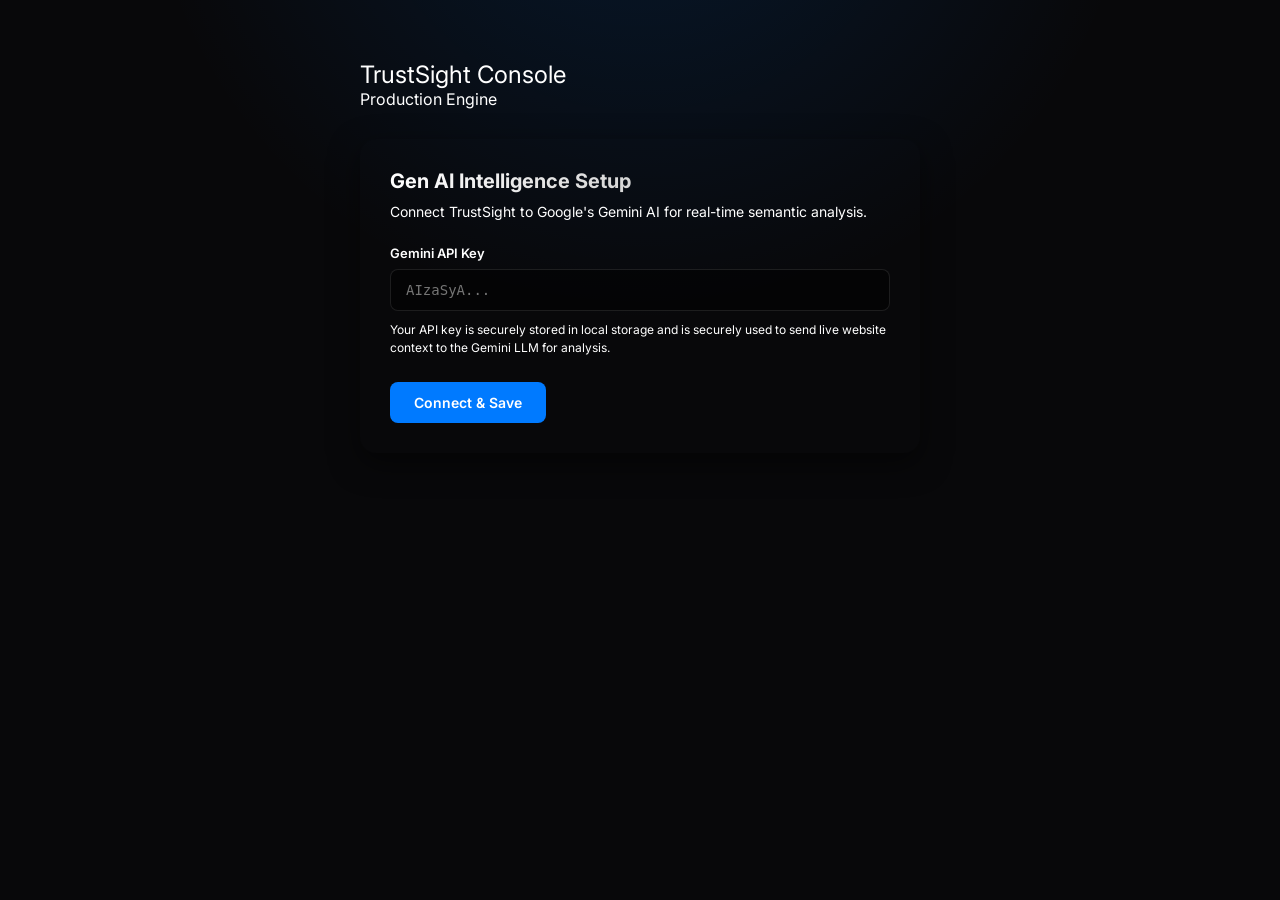
<file: options/options.html>
<!DOCTYPE html>
<html>
<head>
    <meta charset="UTF-8">
    <title>TrustSight Settings</title>
    <link rel="stylesheet" href="../popup/popup.css"> <!-- Reuse some base styles -->
    <link rel="stylesheet" href="options.css">
</head>
<body>
    <div class="options-container">
        
        <div class="header" style="margin-bottom: 30px;">
            <div class="logo-area">
                <div class="logo-shield"></div>
                <div class="logo-text" style="font-size: 24px;">TrustSight Console</div>
            </div>
            <div class="hackathon-badge">Production Engine</div>
        </div>

        <div class="card">
            <h2>Gen AI Intelligence Setup</h2>
            <p class="desc">Connect TrustSight to Google's Gemini AI for real-time semantic analysis.</p>
            
            <div class="input-group">
                <label for="api-key">Gemini API Key</label>
                <input type="password" id="api-key" placeholder="AIzaSyA..." autocomplete="off">
            </div>
            <p class="help-text">Your API key is securely stored in local storage and is securely used to send live website context to the Gemini LLM for analysis.</p>
            
            <div class="button-group">
                <button id="save-btn" class="ts-btn ts-btn-primary">Connect & Save</button>
                <span id="save-status" class="status-msg"></span>
            </div>
        </div>


    </div>
    
    <script src="options.js"></script>
</body>
</html>
</file>
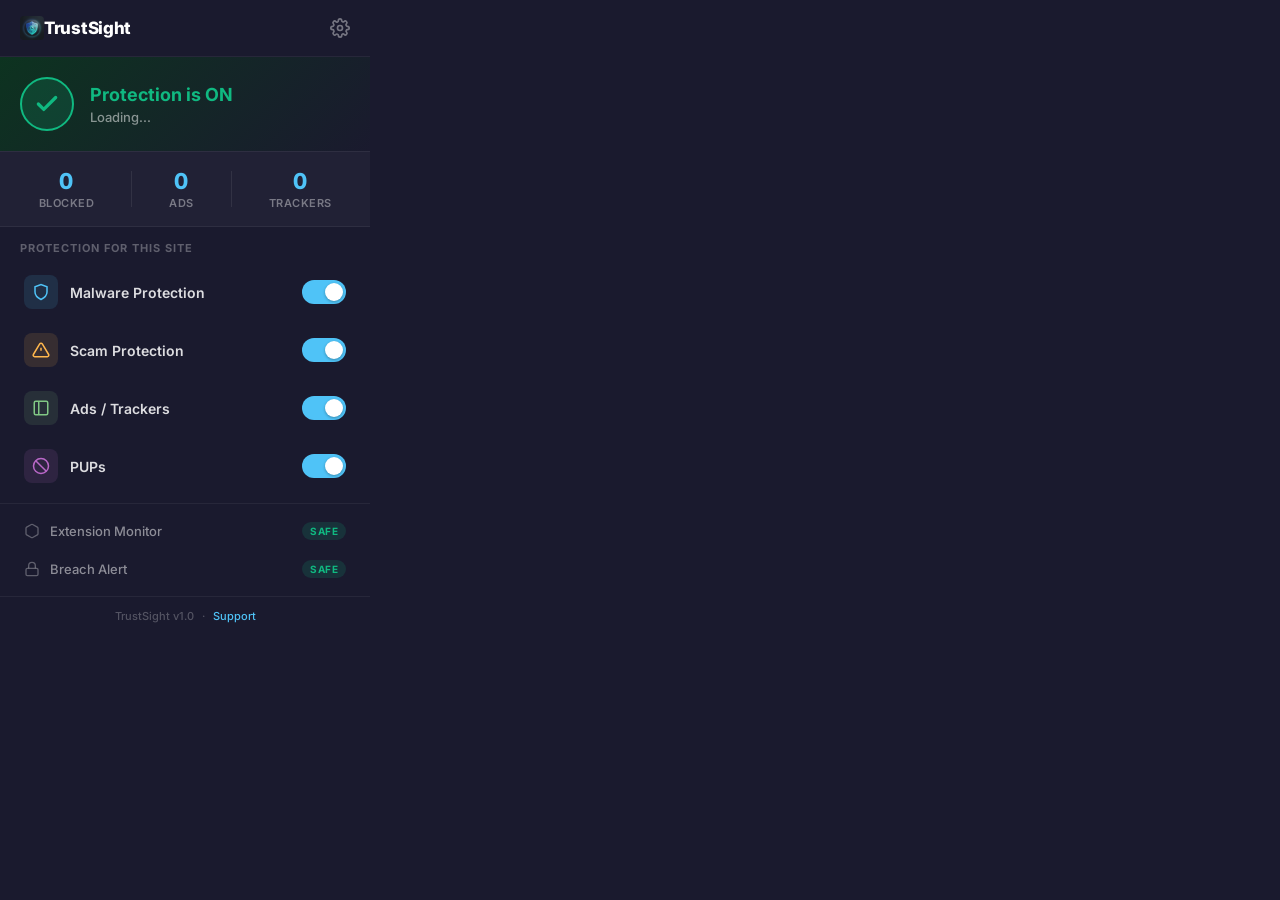
<file: popup/popup.html>
<!DOCTYPE html>
<html lang="en">
<head>
    <meta charset="UTF-8">
    <meta name="viewport" content="width=device-width, initial-scale=1.0">
    <title>TrustSight</title>
    <link rel="stylesheet" href="popup.css">
</head>
<body>
    <!-- Header -->
    <div class="mb-header">
        <img src="/assets/icons/icon.png" style="width: 24px; height: 24px; border-radius: 4px;" alt="logo" />
        <span class="mb-logo-text">TrustSight</span>
        <div style="flex-grow: 1;"></div>
        <svg id="open-settings" class="mb-gear" viewBox="0 0 24 24" fill="none" stroke="currentColor" stroke-width="2" stroke-linecap="round" stroke-linejoin="round"><circle cx="12" cy="12" r="3"></circle><path d="M19.4 15a1.65 1.65 0 0 0 .33 1.82l.06.06a2 2 0 0 1-2.83 2.83l-.06-.06a1.65 1.65 0 0 0-1.82-.33 1.65 1.65 0 0 0-1 1.51V21a2 2 0 0 1-4 0v-.09A1.65 1.65 0 0 0 9 19.4a1.65 1.65 0 0 0-1.82.33l-.06.06a2 2 0 0 1-2.83-2.83l.06-.06A1.65 1.65 0 0 0 4.68 15a1.65 1.65 0 0 0-1.51-1H3a2 2 0 0 1 0-4h.09A1.65 1.65 0 0 0 4.6 9a1.65 1.65 0 0 0-.33-1.82l-.06-.06a2 2 0 0 1 2.83-2.83l.06.06A1.65 1.65 0 0 0 9 4.68a1.65 1.65 0 0 0 1-1.51V3a2 2 0 0 1 4 0v.09a1.65 1.65 0 0 0 1 1.51 1.65 1.65 0 0 0 1.82-.33l.06-.06a2 2 0 0 1 2.83 2.83l-.06.06A1.65 1.65 0 0 0 19.4 9a1.65 1.65 0 0 0 1.51 1H21a2 2 0 0 1 0 4h-.09a1.65 1.65 0 0 0-1.51 1z"></path></svg>
    </div>

    <!-- Status Banner -->
    <div class="mb-status-banner status-safe" id="status-banner">
        <div class="mb-status-icon">
            <svg id="status-main-icon" viewBox="0 0 24 24" fill="none" stroke="currentColor" stroke-width="3" stroke-linecap="round" stroke-linejoin="round"><polyline points="20 6 9 17 4 12"></polyline></svg>
        </div>
        <div class="mb-status-text">
            <div class="mb-status-title" id="status-title">Protection is ON</div>
            <div class="mb-status-desc" id="status-desc">Loading...</div>
        </div>
    </div>

    <!-- Stats Bar -->
    <div class="mb-stats-bar">
        <div class="mb-stat"><span class="mb-stat-num" id="stat-blocked">0</span><span class="mb-stat-label">Blocked</span></div>
        <div class="mb-stat-divider"></div>
        <div class="mb-stat"><span class="mb-stat-num" id="stat-ads">0</span><span class="mb-stat-label">Ads</span></div>
        <div class="mb-stat-divider"></div>
        <div class="mb-stat"><span class="mb-stat-num" id="stat-trackers">0</span><span class="mb-stat-label">Trackers</span></div>
    </div>

    <!-- Per-Site Toggles -->
    <div class="mb-section-label">PROTECTION FOR <span id="current-domain">THIS SITE</span></div>

    <div class="mb-toggles">
        <div class="mb-toggle-row">
            <div class="mb-toggle-left">
                <div class="mb-toggle-icon malware"><svg viewBox="0 0 24 24" fill="none" stroke="currentColor" stroke-width="2"><path d="M12 22s8-4 8-10V5l-8-3-8 3v7c0 6 8 10 8 10z"></path></svg></div>
                <span class="mb-toggle-label">Malware Protection</span>
            </div>
            <label class="mb-switch"><input type="checkbox" id="toggle-malware" checked><span class="mb-slider"></span></label>
        </div>
        <div class="mb-toggle-row">
            <div class="mb-toggle-left">
                <div class="mb-toggle-icon scam"><svg viewBox="0 0 24 24" fill="none" stroke="currentColor" stroke-width="2"><path d="M10.29 3.86L1.82 18a2 2 0 0 0 1.71 3h16.94a2 2 0 0 0 1.71-3L13.71 3.86a2 2 0 0 0-3.42 0z"></path><line x1="12" y1="9" x2="12" y2="13"></line><line x1="12" y1="17" x2="12.01" y2="17"></line></svg></div>
                <span class="mb-toggle-label">Scam Protection</span>
            </div>
            <label class="mb-switch"><input type="checkbox" id="toggle-scam" checked><span class="mb-slider"></span></label>
        </div>
        <div class="mb-toggle-row">
            <div class="mb-toggle-left">
                <div class="mb-toggle-icon ads"><svg viewBox="0 0 24 24" fill="none" stroke="currentColor" stroke-width="2"><rect x="3" y="3" width="18" height="18" rx="2" ry="2"></rect><line x1="9" y1="3" x2="9" y2="21"></line></svg></div>
                <span class="mb-toggle-label">Ads / Trackers</span>
            </div>
            <label class="mb-switch"><input type="checkbox" id="toggle-ads" checked><span class="mb-slider"></span></label>
        </div>
        <div class="mb-toggle-row">
            <div class="mb-toggle-left">
                <div class="mb-toggle-icon pup"><svg viewBox="0 0 24 24" fill="none" stroke="currentColor" stroke-width="2"><circle cx="12" cy="12" r="10"></circle><line x1="4.93" y1="4.93" x2="19.07" y2="19.07"></line></svg></div>
                <span class="mb-toggle-label">PUPs</span>
            </div>
            <label class="mb-switch"><input type="checkbox" id="toggle-pup" checked><span class="mb-slider"></span></label>
        </div>
    </div>

    <!-- Bottom -->
    <div class="mb-bottom">
        <div class="mb-bottom-row">
            <svg viewBox="0 0 24 24" fill="none" stroke="currentColor" stroke-width="2"><path d="M21 16V8a2 2 0 0 0-1-1.73l-7-4a2 2 0 0 0-2 0l-7 4A2 2 0 0 0 3 8v8a2 2 0 0 0 1 1.73l7 4a2 2 0 0 0 2 0l7-4A2 2 0 0 0 21 16z"></path></svg>
            <span id="ext-monitor-desc">Extension Monitor</span>
            <span class="mb-badge safe">Safe</span>
        </div>
        <div class="mb-bottom-row">
            <svg viewBox="0 0 24 24" fill="none" stroke="currentColor" stroke-width="2"><rect x="3" y="11" width="18" height="11" rx="2" ry="2"></rect><path d="M7 11V7a5 5 0 0 1 10 0v4"></path></svg>
            <span>Breach Alert</span>
            <span class="mb-badge safe">Safe</span>
        </div>
    </div>

    <div class="mb-footer">
        <span>TrustSight v1.0</span>
        <span>·</span>
        <span class="mb-footer-link" id="open-dashboard">Support</span>
    </div>
    
    <script src="popup.js"></script>
</body>
</html>
</file>
<file: block/block.css>
/* block.css — Malwarebytes-style Block Page */
@import url('https://fonts.googleapis.com/css2?family=Inter:wght@400;500;600;700;800&display=swap');

* { margin: 0; padding: 0; box-sizing: border-box; }

body {
    width: 100vw; height: 100vh;
    background: #0f0f1a;
    font-family: 'Inter', system-ui, sans-serif; color: #ffffff;
    display: flex; justify-content: center; align-items: center;
}

.block-container { width: 100%; max-width: 560px; padding: 40px 24px; }

.block-header {
    display: flex; align-items: center; gap: 10px; justify-content: center;
    margin-bottom: 32px;
}
.block-shield { width: 28px; height: 28px; color: #4fc3f7; }
.block-brand { font-size: 22px; font-weight: 800; color: #ffffff; }

.block-card {
    background: rgba(255,255,255,0.04);
    border: 1px solid rgba(255,255,255,0.08);
    border-radius: 20px; padding: 48px 36px;
    text-align: center;
    animation: slideUp 0.5s cubic-bezier(0.16, 1, 0.3, 1);
}

.block-icon-wrap {
    width: 72px; height: 72px; border-radius: 50%; margin: 0 auto 24px;
    background: rgba(239,68,68,0.1); border: 2px solid rgba(239,68,68,0.3);
    display: flex; justify-content: center; align-items: center;
    animation: pulse 2s infinite;
}
.block-icon-wrap svg { width: 36px; height: 36px; color: #ef4444; }

.block-title { font-size: 28px; font-weight: 800; margin-bottom: 8px; color: #ffffff; }
.block-subtitle { font-size: 16px; font-weight: 700; color: #ef4444; text-transform: uppercase; letter-spacing: 1px; margin-bottom: 20px; }
.block-reason { font-size: 14px; line-height: 1.7; color: rgba(255,255,255,0.6); margin-bottom: 28px; }

.block-url-box {
    background: rgba(0,0,0,0.4); border: 1px solid rgba(255,255,255,0.06);
    border-radius: 12px; padding: 14px 18px;
    text-align: left; margin-bottom: 24px;
    display: flex; flex-direction: column; gap: 6px;
}
.block-url-label { font-size: 11px; font-weight: 700; color: rgba(255,255,255,0.3); text-transform: uppercase; letter-spacing: 0.5px; }
#blocked-url { font-size: 13px; color: #ef4444; font-family: 'Courier New', monospace; font-weight: 700; word-break: break-all; }

.block-threat-info {
    background: rgba(0,0,0,0.3); border-radius: 12px; padding: 4px 0;
    margin-bottom: 32px; border: 1px solid rgba(255,255,255,0.06);
}
.threat-row {
    display: flex; justify-content: space-between; align-items: center;
    padding: 10px 18px;
    border-bottom: 1px solid rgba(255,255,255,0.04);
}
.threat-row:last-child { border-bottom: none; }
.threat-label { font-size: 13px; color: rgba(255,255,255,0.4); font-weight: 500; }
.threat-value { font-size: 13px; color: rgba(255,255,255,0.7); font-weight: 600; }
.threat-value.danger { color: #ef4444; font-weight: 700; }

.block-actions { display: flex; flex-direction: column; gap: 12px; align-items: center; }

.block-btn {
    font-family: inherit; font-weight: 700; border-radius: 12px;
    cursor: pointer; transition: all 0.2s; border: none; width: 100%;
    display: flex; align-items: center; justify-content: center; gap: 8px;
}
.block-btn-primary {
    background: #4fc3f7; color: #0f0f1a; font-size: 15px; padding: 16px;
    box-shadow: 0 4px 16px rgba(79, 195, 247, 0.3);
}
.block-btn-primary:hover { background: #81d4fa; transform: translateY(-2px); box-shadow: 0 8px 24px rgba(79, 195, 247, 0.4); }
.block-btn-primary svg { width: 18px; height: 18px; }

.block-btn-ghost {
    background: transparent; color: rgba(255,255,255,0.35); font-size: 13px; padding: 12px;
}
.block-btn-ghost:hover { color: rgba(255,255,255,0.7); background: rgba(255,255,255,0.03); }

.block-footer {
    text-align: center; margin-top: 24px;
    font-size: 11px; color: rgba(255,255,255,0.15); font-weight: 500;
}

@keyframes slideUp { from { opacity: 0; transform: translateY(24px); } to { opacity: 1; transform: translateY(0); } }
@keyframes pulse { 0%, 100% { box-shadow: 0 0 0 0 rgba(239,68,68,0.3); } 50% { box-shadow: 0 0 0 12px rgba(239,68,68,0); } }
</file>
<file: dashboard/dashboard.css>
/* dashboard.css */
@import url('https://fonts.googleapis.com/css2?family=Inter:wght@400;500;600;700;800&display=swap');

* { margin: 0; padding: 0; box-sizing: border-box; }

body {
    display: flex; min-height: 100vh;
    font-family: 'Inter', system-ui, sans-serif;
    background: #0f0f1a; color: #ffffff;
}

/* ── Sidebar ── */
.sidebar {
    width: 240px; min-height: 100vh; background: #141425;
    border-right: 1px solid rgba(255,255,255,0.06);
    display: flex; flex-direction: column; padding: 24px 0;
    position: fixed; left: 0; top: 0; bottom: 0;
}
.sidebar-logo {
    display: flex; align-items: center; gap: 10px; padding: 0 24px 32px;
    font-size: 20px; font-weight: 800; color: #fff;
}
.sidebar-logo svg { width: 24px; height: 24px; color: #4fc3f7; }
.sidebar-nav { flex: 1; display: flex; flex-direction: column; gap: 4px; }
.nav-item {
    display: flex; align-items: center; gap: 12px; padding: 12px 24px;
    font-size: 14px; font-weight: 500; color: rgba(255,255,255,0.4);
    cursor: pointer; transition: all 0.15s; text-decoration: none;
    border-left: 3px solid transparent;
}
.nav-item svg { width: 18px; height: 18px; }
.nav-item:hover { color: rgba(255,255,255,0.7); background: rgba(255,255,255,0.02); }
.nav-item.active { color: #4fc3f7; background: rgba(79,195,247,0.06); border-left-color: #4fc3f7; font-weight: 600; }
.sidebar-footer { padding: 16px 24px; font-size: 11px; color: rgba(255,255,255,0.15); }

/* ── Main Content ── */
.main-content { margin-left: 240px; flex: 1; padding: 40px 48px; max-width: 900px; }
.page { display: none; }
.page.active { display: block; animation: fadeIn 0.3s; }
.page-title { font-size: 28px; font-weight: 800; margin-bottom: 8px; }
.page-desc { font-size: 15px; color: rgba(255,255,255,0.4); margin-bottom: 32px; font-weight: 500; }

/* ── Hero Card ── */
.hero-card {
    display: flex; align-items: center; gap: 20px;
    padding: 28px 32px; border-radius: 16px; margin-bottom: 32px;
    transition: all 0.3s;
}
.hero-card.safe { background: linear-gradient(135deg, rgba(16,185,129,0.12) 0%, rgba(16,185,129,0.03) 100%); border: 1px solid rgba(16,185,129,0.2); }
.hero-card.danger { background: linear-gradient(135deg, rgba(239,68,68,0.12) 0%, rgba(239,68,68,0.03) 100%); border: 1px solid rgba(239,68,68,0.2); }

.hero-icon {
    width: 56px; height: 56px; border-radius: 50%;
    display: flex; justify-content: center; align-items: center; flex-shrink: 0;
}
.safe .hero-icon { background: rgba(16,185,129,0.15); border: 2px solid rgba(16,185,129,0.3); }
.safe .hero-icon svg { width: 28px; height: 28px; color: #10b981; }
.danger .hero-icon { background: rgba(239,68,68,0.15); border: 2px solid rgba(239,68,68,0.3); }
.danger .hero-icon svg { color: #ef4444; }

.hero-text h2 { font-size: 20px; font-weight: 700; margin-bottom: 4px; }
.safe .hero-text h2 { color: #10b981; }
.danger .hero-text h2 { color: #ef4444; }
.hero-text p { font-size: 14px; color: rgba(255,255,255,0.5); }

/* ── Stats Grid ── */
.stats-grid { display: grid; grid-template-columns: repeat(4, 1fr); gap: 16px; margin-bottom: 40px; }
.stat-card {
    background: rgba(255,255,255,0.03); border: 1px solid rgba(255,255,255,0.06);
    border-radius: 14px; padding: 20px; display: flex; flex-direction: column; gap: 16px;
}
.stat-icon { width: 40px; height: 40px; border-radius: 10px; display: flex; justify-content: center; align-items: center; }
.stat-icon svg { width: 20px; height: 20px; }
.stat-icon.blue { background: rgba(79,195,247,0.12); color: #4fc3f7; }
.stat-icon.green { background: rgba(129,199,132,0.12); color: #81c784; }
.stat-icon.purple { background: rgba(186,104,200,0.12); color: #ba68c8; }
.stat-icon.orange { background: rgba(255,183,77,0.12); color: #ffb74d; }
.stat-number { font-size: 28px; font-weight: 800; }
.stat-name { font-size: 12px; color: rgba(255,255,255,0.4); font-weight: 600; text-transform: uppercase; letter-spacing: 0.5px; }

/* ── Modules Grid ── */
.section-title { font-size: 16px; font-weight: 700; margin-bottom: 16px; color: rgba(255,255,255,0.7); }
.modules-grid { display: flex; flex-direction: column; gap: 8px; }
.module-card {
    display: flex; align-items: center; gap: 14px;
    padding: 16px 20px; background: rgba(255,255,255,0.025);
    border: 1px solid rgba(255,255,255,0.05); border-radius: 12px;
}
.module-status { width: 10px; height: 10px; border-radius: 50%; flex-shrink: 0; }
.module-status.on { background: #10b981; box-shadow: 0 0 8px rgba(16,185,129,0.5); }
.module-status.off { background: #ef4444; }
.module-info { flex: 1; display: flex; flex-direction: column; gap: 2px; }
.module-name { font-size: 14px; font-weight: 600; }
.module-desc { font-size: 12px; color: rgba(255,255,255,0.35); }
.module-badge { font-size: 11px; font-weight: 700; padding: 4px 10px; border-radius: 20px; text-transform: uppercase; letter-spacing: 0.5px; }
.module-badge.on { background: rgba(16,185,129,0.12); color: #10b981; }

/* ── History ── */
.history-filters { display: flex; gap: 8px; margin-bottom: 20px; }
.filter-btn {
    font-family: inherit; font-size: 13px; font-weight: 600; padding: 8px 16px;
    border-radius: 8px; border: 1px solid rgba(255,255,255,0.08);
    background: transparent; color: rgba(255,255,255,0.4); cursor: pointer; transition: all 0.2s;
}
.filter-btn.active, .filter-btn:hover { background: rgba(79,195,247,0.1); color: #4fc3f7; border-color: rgba(79,195,247,0.3); }

.history-list { display: flex; flex-direction: column; gap: 8px; }
.history-item {
    display: flex; align-items: center; gap: 14px;
    padding: 14px 18px; background: rgba(255,255,255,0.025);
    border: 1px solid rgba(255,255,255,0.05); border-radius: 10px;
}
.history-dot { width: 8px; height: 8px; border-radius: 50%; flex-shrink: 0; }
.history-dot.malware { background: #ef4444; }
.history-dot.scam { background: #ffb74d; }
.history-dot.ads { background: #81c784; }
.history-info { flex: 1; }
.history-domain { font-size: 14px; font-weight: 600; }
.history-type { font-size: 12px; color: rgba(255,255,255,0.35); }
.history-time { font-size: 11px; color: rgba(255,255,255,0.25); font-weight: 500; }

/* ── Settings ── */
.settings-group { margin-bottom: 32px; }
.settings-group-title { font-size: 13px; font-weight: 700; color: rgba(255,255,255,0.3); text-transform: uppercase; letter-spacing: 1px; margin-bottom: 12px; padding-bottom: 8px; border-bottom: 1px solid rgba(255,255,255,0.06); }
.settings-row {
    display: flex; justify-content: space-between; align-items: center;
    padding: 14px 0; border-bottom: 1px solid rgba(255,255,255,0.03);
}
.settings-info { display: flex; flex-direction: column; gap: 3px; }
.settings-name { font-size: 14px; font-weight: 600; }
.settings-desc { font-size: 12px; color: rgba(255,255,255,0.35); }
.db-switch { position: relative; display: inline-block; width: 44px; height: 24px; }
.db-switch input { opacity: 0; width: 0; height: 0; }
.db-slider { position: absolute; cursor: pointer; inset: 0; background: rgba(255,255,255,0.12); transition: .3s; border-radius: 24px; }
.db-slider:before { position: absolute; content: ""; height: 18px; width: 18px; left: 3px; bottom: 3px; background: #fff; transition: .3s; border-radius: 50%; box-shadow: 0 1px 3px rgba(0,0,0,0.3); }
input:checked + .db-slider { background: #4fc3f7; }
input:checked + .db-slider:before { transform: translateX(20px); }

.settings-btn {
    font-family: inherit; font-size: 13px; font-weight: 600; padding: 8px 16px;
    border-radius: 8px; cursor: pointer; transition: all 0.2s; border: 1px solid rgba(255,255,255,0.1); background: rgba(255,255,255,0.05); color: rgba(255,255,255,0.6);
}
.settings-btn:hover { background: rgba(255,255,255,0.1); color: #fff; }
.settings-btn.danger { border-color: rgba(239,68,68,0.3); color: #ef4444; }
.settings-btn.danger:hover { background: rgba(239,68,68,0.1); }

/* ── About ── */
.about-card {
    background: rgba(255,255,255,0.03); border: 1px solid rgba(255,255,255,0.06);
    border-radius: 16px; padding: 48px; text-align: center;
}
.about-logo { width: 64px; height: 64px; margin: 0 auto 20px; }
.about-logo svg { width: 64px; height: 64px; color: #4fc3f7; }
.about-card h2 { font-size: 24px; font-weight: 800; margin-bottom: 8px; }
.about-version { font-size: 14px; color: #4fc3f7; font-weight: 600; margin-bottom: 20px; }
.about-text { font-size: 14px; line-height: 1.7; color: rgba(255,255,255,0.5); max-width: 500px; margin: 0 auto 28px; }
.about-features { display: flex; flex-direction: column; gap: 10px; align-items: center; margin-bottom: 28px; }
.about-feature { display: flex; align-items: center; gap: 10px; font-size: 14px; font-weight: 500; color: rgba(255,255,255,0.6); }
.about-feature svg { width: 18px; height: 18px; color: #10b981; }
.about-copy { font-size: 12px; color: rgba(255,255,255,0.2); }

@keyframes fadeIn { from { opacity: 0; transform: translateY(8px); } to { opacity: 1; transform: translateY(0); } }
</file>
<file: popup/popup.css>
/* popup.css — Malwarebytes Browser Guard Style */
@import url('https://fonts.googleapis.com/css2?family=Inter:wght@400;500;600;700;800&display=swap');

* { margin: 0; padding: 0; box-sizing: border-box; }

body {
    width: 370px;
    background: #1a1a2e;
    font-family: 'Inter', system-ui, sans-serif;
    color: #ffffff;
}

/* ── Header ── */
.mb-header {
    display: flex; justify-content: space-between; align-items: center;
    padding: 16px 20px;
    background: #1a1a2e;
    border-bottom: 1px solid rgba(255,255,255,0.06);
}
.mb-logo { display: flex; align-items: center; gap: 8px; }
.mb-logo-icon { width: 22px; height: 22px; color: #4fc3f7; }
.mb-logo-text { font-size: 17px; font-weight: 800; color: #ffffff; letter-spacing: -0.3px; }
.mb-header-actions { display: flex; gap: 12px; }
.mb-gear { width: 20px; height: 20px; color: rgba(255,255,255,0.4); cursor: pointer; transition: color 0.2s; }
.mb-gear:hover { color: #ffffff; }

/* ── Status Banner ── */
.mb-status-banner {
    display: flex; align-items: center; gap: 16px;
    padding: 20px;
    transition: background 0.3s;
}
.mb-status-banner.status-safe { background: linear-gradient(135deg, #0d3320 0%, #1a1a2e 100%); }
.mb-status-banner.status-danger { background: linear-gradient(135deg, #3d1111 0%, #1a1a2e 100%); }
.mb-status-banner.status-partial { background: linear-gradient(135deg, #40300d 0%, #1a1a2e 100%); }
.mb-status-banner.status-disabled { background: #1a1a2e; }

.mb-status-icon {
    width: 54px; height: 54px; border-radius: 50%;
    display: flex; justify-content: center; align-items: center;
    flex-shrink: 0; transition: all 0.3s;
}
.status-safe .mb-status-icon { background: rgba(16, 185, 129, 0.15); border: 2px solid #10b981; }
.status-danger .mb-status-icon { background: rgba(239,68,68,0.15); border: 2px solid #ef4444; animation: dangerPulse 2s infinite; }
.status-partial .mb-status-icon { background: rgba(245,158,11,0.15); border: 2px solid #f59e0b; }
.status-disabled .mb-status-icon { background: rgba(255,255,255,0.05); border: 2px solid rgba(255,255,255,0.2); }

.mb-status-icon svg { width: 26px; height: 26px; }
.status-safe .mb-status-icon svg { color: #10b981; }
.status-danger .mb-status-icon svg { color: #ef4444; }
.status-partial .mb-status-icon svg { color: #f59e0b; }
.status-disabled .mb-status-icon svg { color: rgba(255,255,255,0.3); }

.mb-status-text { display: flex; flex-direction: column; gap: 4px; }
.mb-status-title { font-size: 18px; font-weight: 700; }
.status-safe .mb-status-title { color: #10b981; }
.status-danger .mb-status-title { color: #ef4444; }
.status-partial .mb-status-title { color: #f59e0b; }
.status-disabled .mb-status-title { color: rgba(255,255,255,0.5); }
.mb-status-desc { font-size: 13px; color: rgba(255,255,255,0.5); font-weight: 500; }

/* ── Stats Bar ── */
.mb-stats-bar {
    display: flex; justify-content: space-around; align-items: center;
    padding: 16px 20px;
    background: rgba(255,255,255,0.03);
    border-top: 1px solid rgba(255,255,255,0.06);
    border-bottom: 1px solid rgba(255,255,255,0.06);
}
.mb-stat { display: flex; flex-direction: column; align-items: center; gap: 2px; }
.mb-stat-num { font-size: 22px; font-weight: 800; color: #4fc3f7; font-variant-numeric: tabular-nums; }
.mb-stat-label { font-size: 11px; color: rgba(255,255,255,0.4); font-weight: 600; text-transform: uppercase; letter-spacing: 0.5px; }
.mb-stat-divider { width: 1px; height: 36px; background: rgba(255,255,255,0.08); }

/* ── Section Label ── */
.mb-section-label {
    padding: 14px 20px 8px 20px;
    font-size: 11px; font-weight: 700; color: rgba(255,255,255,0.3);
    text-transform: uppercase; letter-spacing: 1px;
}

/* ── Protection Toggles ── */
.mb-toggles { padding: 0 12px 8px; }
.mb-toggle-row {
    display: flex; justify-content: space-between; align-items: center;
    padding: 12px 12px;
    border-radius: 10px;
    transition: background 0.15s;
}
.mb-toggle-row:hover { background: rgba(255,255,255,0.03); }

.mb-toggle-left { display: flex; align-items: center; gap: 12px; }
.mb-toggle-icon {
    width: 34px; height: 34px; border-radius: 8px;
    display: flex; justify-content: center; align-items: center;
}
.mb-toggle-icon svg { width: 18px; height: 18px; }
.mb-toggle-icon.malware { background: rgba(79, 195, 247, 0.12); color: #4fc3f7; }
.mb-toggle-icon.scam { background: rgba(255, 183, 77, 0.12); color: #ffb74d; }
.mb-toggle-icon.ads { background: rgba(129, 199, 132, 0.12); color: #81c784; }
.mb-toggle-icon.pup { background: rgba(186, 104, 200, 0.12); color: #ba68c8; }

.mb-toggle-label { font-size: 14px; font-weight: 600; color: rgba(255,255,255,0.85); }

/* ── Toggle Switch (Blue like Malwarebytes) ── */
.mb-switch { position: relative; display: inline-block; width: 44px; height: 24px; }
.mb-switch input { opacity: 0; width: 0; height: 0; }
.mb-slider {
    position: absolute; cursor: pointer; inset: 0;
    background-color: rgba(255,255,255,0.12); transition: .3s; border-radius: 24px;
}
.mb-slider:before {
    position: absolute; content: ""; height: 18px; width: 18px;
    left: 3px; bottom: 3px; background-color: #fff;
    transition: .3s; border-radius: 50%;
    box-shadow: 0 1px 3px rgba(0,0,0,0.3);
}
input:checked + .mb-slider { background-color: #4fc3f7; }
input:checked + .mb-slider:before { transform: translateX(20px); }

/* ── Bottom Links ── */
.mb-bottom {
    padding: 8px 16px;
    border-top: 1px solid rgba(255,255,255,0.06);
}
.mb-bottom-row {
    display: flex; align-items: center; gap: 10px;
    padding: 10px 8px;
    border-radius: 8px;
    font-size: 13px; font-weight: 500; color: rgba(255,255,255,0.5);
    cursor: default; transition: background 0.15s;
}
.mb-bottom-row:hover { background: rgba(255,255,255,0.03); }
.mb-bottom-row svg { width: 16px; height: 16px; flex-shrink: 0; color: rgba(255,255,255,0.3); }
.mb-badge {
    margin-left: auto; font-size: 10px; font-weight: 700;
    padding: 3px 8px; border-radius: 12px;
    text-transform: uppercase; letter-spacing: 0.5px;
}
.mb-badge.safe { background: rgba(16,185,129,0.15); color: #10b981; }
.mb-badge.warn { background: rgba(239,68,68,0.15); color: #ef4444; }

/* ── Footer ── */
.mb-footer {
    display: flex; justify-content: center; align-items: center; gap: 8px;
    padding: 12px;
    border-top: 1px solid rgba(255,255,255,0.06);
    font-size: 11px; color: rgba(255,255,255,0.25); font-weight: 500;
}
.mb-footer-link { color: #4fc3f7; cursor: pointer; }
.mb-footer-link:hover { text-decoration: underline; }

@keyframes dangerPulse { 0%, 100% { box-shadow: 0 0 0 0 rgba(239,68,68,0.4); } 50% { box-shadow: 0 0 0 8px rgba(239,68,68,0); } }
</file>
<file: options/options.css>
/* options/options.css */
body {
    width: 100vw;
    height: 100vh;
    display: flex;
    justify-content: center;
    background-color: #08080a;
    background-image: radial-gradient(circle at 50% -20%, rgba(0, 122, 255, 0.15), transparent 40%);
}

.options-container {
    width: 100%;
    max-width: 600px;
    padding: 60px 20px;
}

.card {
    background: var(--card-bg);
    border: 1px solid var(--border-light);
    border-radius: 16px;
    padding: 30px;
    box-shadow: 0 10px 30px rgba(0,0,0,0.5);
}

.card h2 {
    margin: 0 0 10px;
    font-size: 20px;
    background: linear-gradient(to right, #fff, #aaa);
    -webkit-background-clip: text;
    -webkit-text-fill-color: transparent;
}

.desc {
    color: var(--text-muted);
    font-size: 14px;
    margin-bottom: 25px;
}

.input-group {
    display: flex;
    flex-direction: column;
    gap: 8px;
    margin-bottom: 10px;
}

.input-group label {
    font-size: 13px;
    font-weight: 600;
    color: #fff;
}

.input-group input {
    background: rgba(0,0,0,0.5);
    border: 1px solid rgba(255,255,255,0.1);
    border-radius: 8px;
    padding: 12px 15px;
    color: #fff;
    font-size: 14px;
    outline: none;
    transition: all 0.2s;
    font-family: monospace;
}

.input-group input:focus {
    border-color: #007AFF;
    box-shadow: 0 0 0 3px rgba(0, 122, 255, 0.2);
}

.help-text {
    font-size: 12px;
    color: var(--text-muted);
    margin-bottom: 25px;
    line-height: 1.5;
}

.button-group {
    display: flex;
    align-items: center;
    gap: 15px;
}

.ts-btn {
    font-family: inherit;
    font-size: 14px;
    font-weight: 600;
    padding: 12px 24px;
    border-radius: 8px;
    cursor: pointer;
    border: none;
    background: #007AFF;
    color: white;
    transition: all 0.2s;
}

.ts-btn:hover {
    background: #0062cc;
    transform: translateY(-1px);
}

.status-msg {
    font-size: 13px;
    font-weight: 500;
    opacity: 0;
    transition: opacity 0.3s;
}

.status-msg.success {
    color: #34C759;
    opacity: 1;
}
</file>
